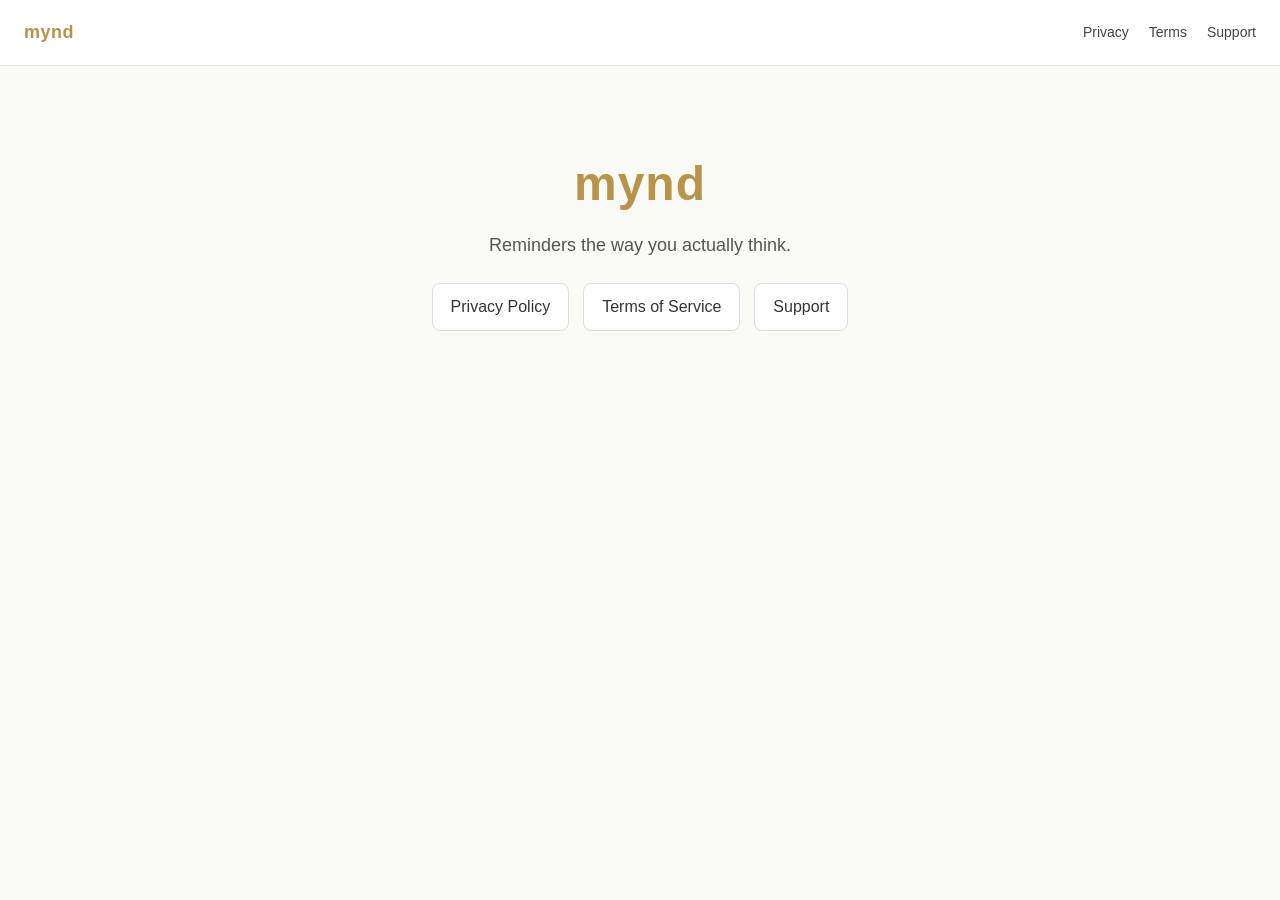
<file: index.html>
<!doctype html>
<html lang="en">
<head>
<meta charset="utf-8">
<meta name="viewport" content="width=device-width,initial-scale=1">
<title>mynd</title>
<link rel="stylesheet" href="style.css">
</head>
<body>
<header>
  <a class="brand" href="index.html">mynd</a>
  <a href="privacy.html">Privacy</a>
  <a href="terms.html">Terms</a>
  <a href="support.html">Support</a>
</header>
<section class="hero">
  <h1>mynd</h1>
  <p>Reminders the way you actually think.</p>
  <div class="links">
    <a href="privacy.html">Privacy Policy</a>
    <a href="terms.html">Terms of Service</a>
    <a href="support.html">Support</a>
  </div>
</section>
</body>
</html>
</file>
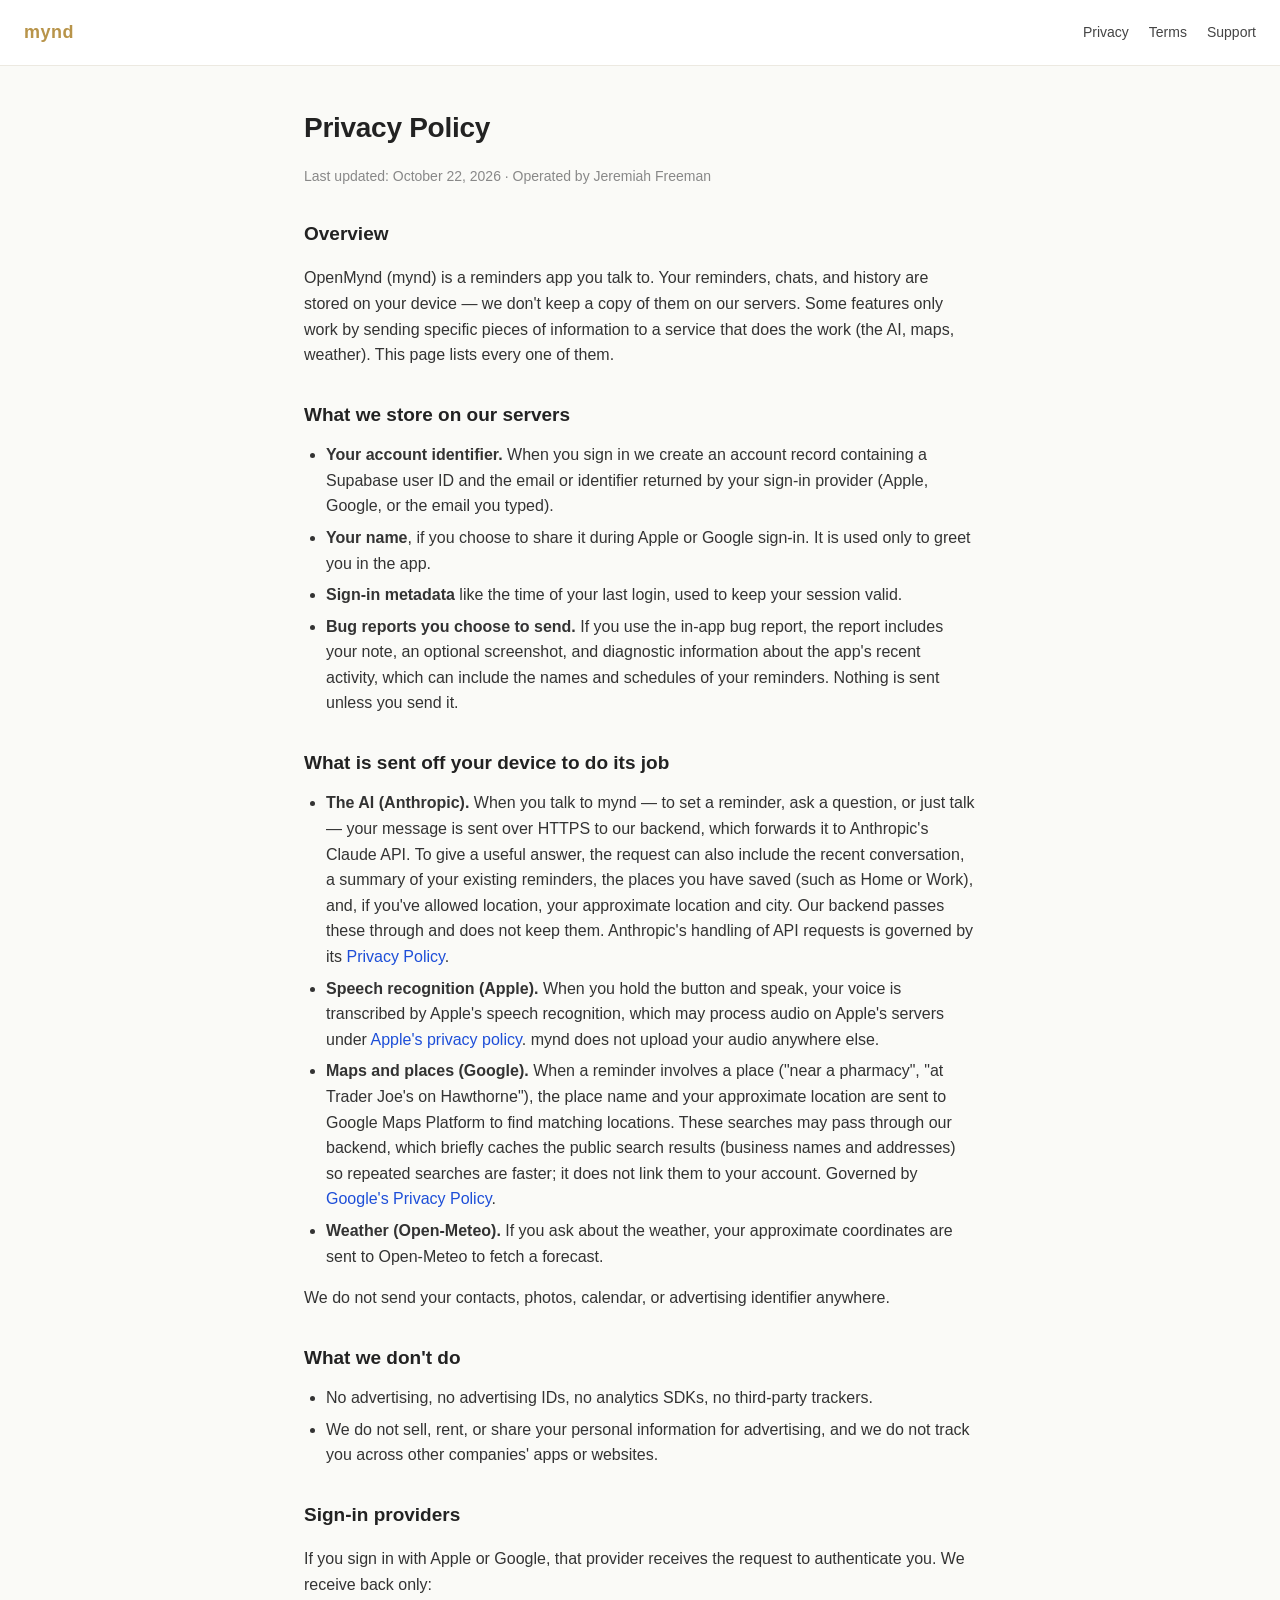
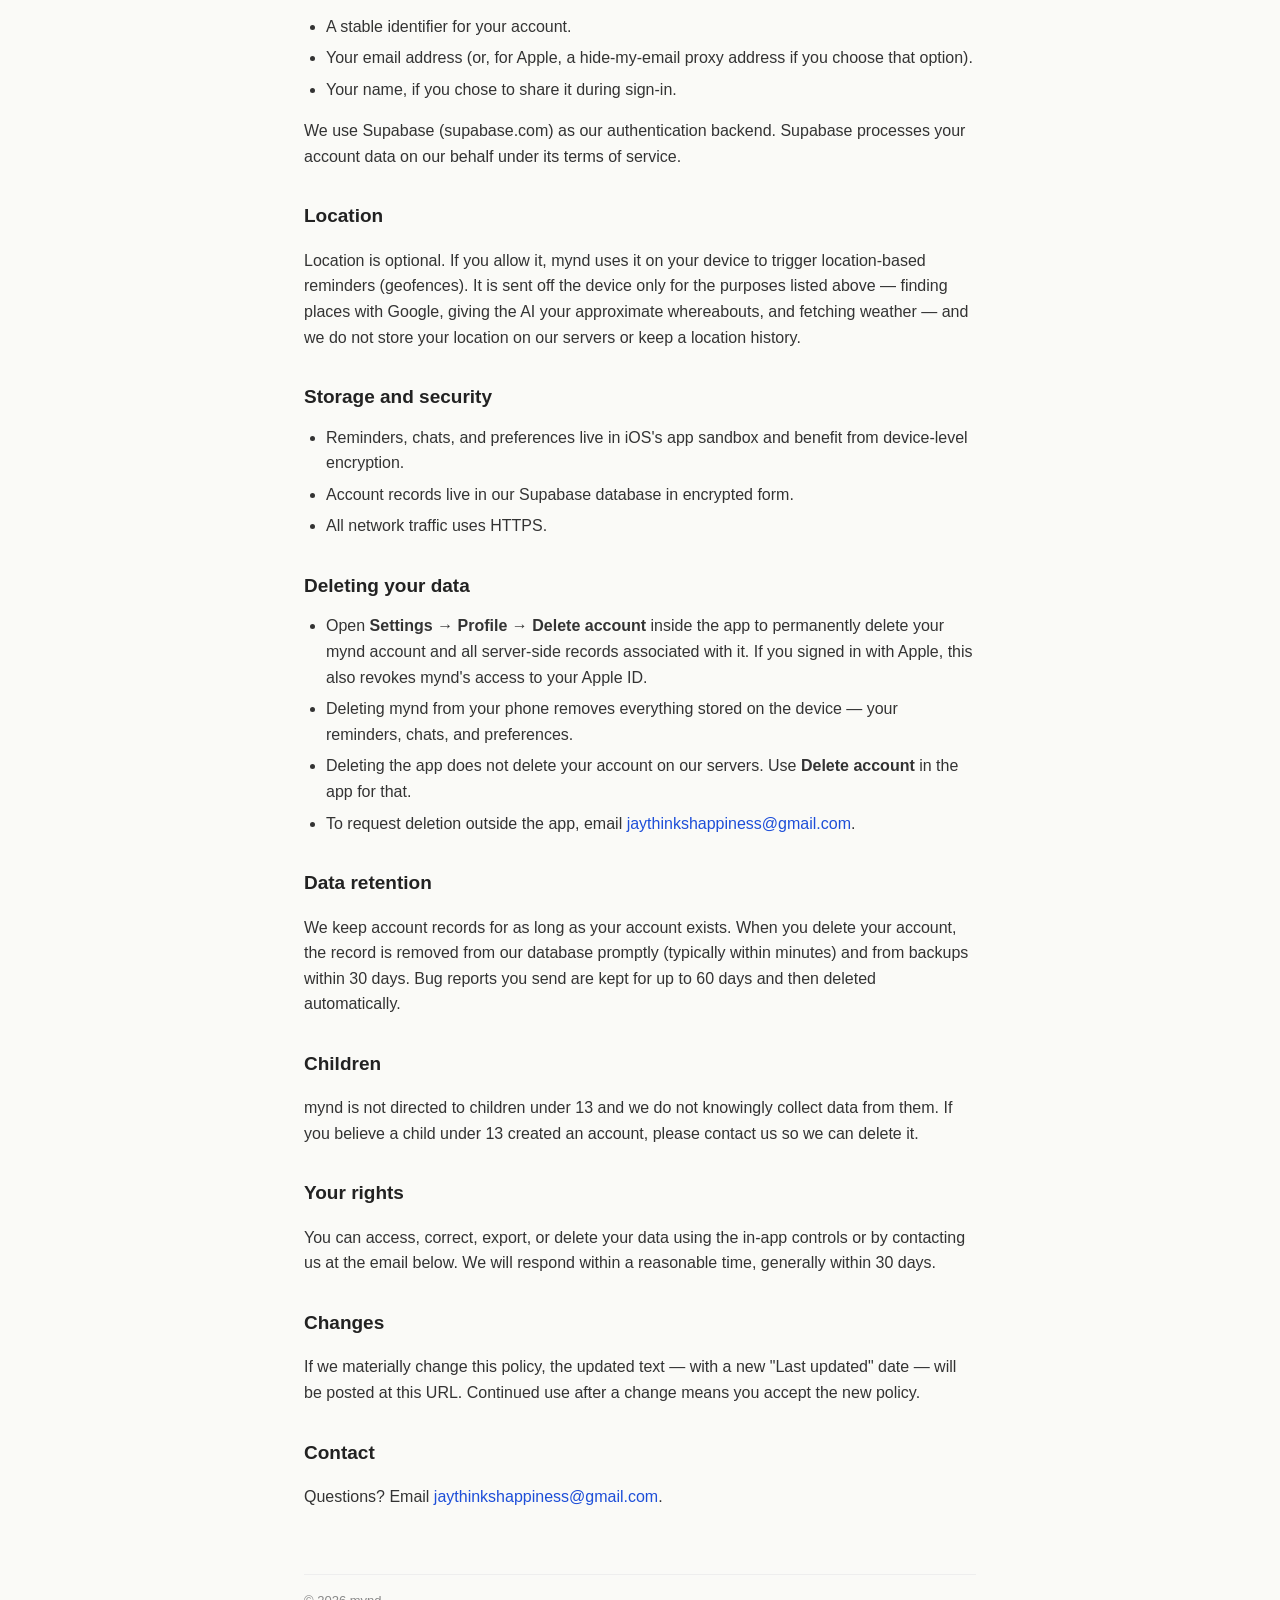
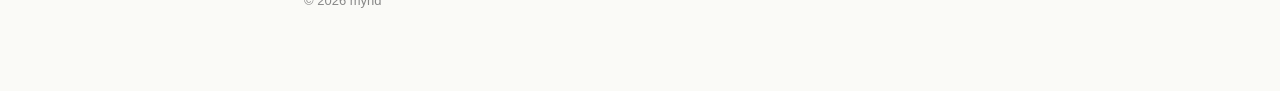
<file: privacy.html>
<!doctype html>
<html lang="en">
<head>
<meta charset="utf-8">
<meta name="viewport" content="width=device-width,initial-scale=1">
<title>Privacy Policy — mynd</title>
<link rel="stylesheet" href="style.css">
</head>
<body>
<header>
  <a class="brand" href="index.html">mynd</a>
  <a href="privacy.html">Privacy</a>
  <a href="terms.html">Terms</a>
  <a href="support.html">Support</a>
</header>
<main class="wrap">

<h1>Privacy Policy</h1>
<p class="meta">Last updated: October 22, 2026 · Operated by Jeremiah Freeman</p>

<h2>Overview</h2>
<p>OpenMynd (mynd) is a reminders app you talk to. Your reminders, chats, and history are stored on your device — we don't keep a copy of them on our servers. Some features only work by sending specific pieces of information to a service that does the work (the AI, maps, weather). This page lists every one of them.</p>

<h2>What we store on our servers</h2>
<ul>
  <li><strong>Your account identifier.</strong> When you sign in we create an account record containing a Supabase user ID and the email or identifier returned by your sign-in provider (Apple, Google, or the email you typed).</li>
  <li><strong>Your name</strong>, if you choose to share it during Apple or Google sign-in. It is used only to greet you in the app.</li>
  <li><strong>Sign-in metadata</strong> like the time of your last login, used to keep your session valid.</li>
  <li><strong>Bug reports you choose to send.</strong> If you use the in-app bug report, the report includes your note, an optional screenshot, and diagnostic information about the app's recent activity, which can include the names and schedules of your reminders. Nothing is sent unless you send it.</li>
</ul>

<h2>What is sent off your device to do its job</h2>
<ul>
  <li><strong>The AI (Anthropic).</strong> When you talk to mynd — to set a reminder, ask a question, or just talk — your message is sent over HTTPS to our backend, which forwards it to Anthropic's Claude API. To give a useful answer, the request can also include the recent conversation, a summary of your existing reminders, the places you have saved (such as Home or Work), and, if you've allowed location, your approximate location and city. Our backend passes these through and does not keep them. Anthropic's handling of API requests is governed by its <a href="https://www.anthropic.com/legal/privacy">Privacy Policy</a>.</li>
  <li><strong>Speech recognition (Apple).</strong> When you hold the button and speak, your voice is transcribed by Apple's speech recognition, which may process audio on Apple's servers under <a href="https://www.apple.com/legal/privacy/">Apple's privacy policy</a>. mynd does not upload your audio anywhere else.</li>
  <li><strong>Maps and places (Google).</strong> When a reminder involves a place ("near a pharmacy", "at Trader Joe's on Hawthorne"), the place name and your approximate location are sent to Google Maps Platform to find matching locations. These searches may pass through our backend, which briefly caches the public search results (business names and addresses) so repeated searches are faster; it does not link them to your account. Governed by <a href="https://policies.google.com/privacy">Google's Privacy Policy</a>.</li>
  <li><strong>Weather (Open-Meteo).</strong> If you ask about the weather, your approximate coordinates are sent to Open-Meteo to fetch a forecast.</li>
</ul>
<p>We do not send your contacts, photos, calendar, or advertising identifier anywhere.</p>

<h2>What we don't do</h2>
<ul>
  <li>No advertising, no advertising IDs, no analytics SDKs, no third-party trackers.</li>
  <li>We do not sell, rent, or share your personal information for advertising, and we do not track you across other companies' apps or websites.</li>
</ul>

<h2>Sign-in providers</h2>
<p>If you sign in with Apple or Google, that provider receives the request to authenticate you. We receive back only:</p>
<ul>
  <li>A stable identifier for your account.</li>
  <li>Your email address (or, for Apple, a hide-my-email proxy address if you choose that option).</li>
  <li>Your name, if you chose to share it during sign-in.</li>
</ul>
<p>We use Supabase (supabase.com) as our authentication backend. Supabase processes your account data on our behalf under its terms of service.</p>

<h2>Location</h2>
<p>Location is optional. If you allow it, mynd uses it on your device to trigger location-based reminders (geofences). It is sent off the device only for the purposes listed above — finding places with Google, giving the AI your approximate whereabouts, and fetching weather — and we do not store your location on our servers or keep a location history.</p>

<h2>Storage and security</h2>
<ul>
  <li>Reminders, chats, and preferences live in iOS's app sandbox and benefit from device-level encryption.</li>
  <li>Account records live in our Supabase database in encrypted form.</li>
  <li>All network traffic uses HTTPS.</li>
</ul>

<h2>Deleting your data</h2>
<ul>
  <li>Open <strong>Settings → Profile → Delete account</strong> inside the app to permanently delete your mynd account and all server-side records associated with it. If you signed in with Apple, this also revokes mynd's access to your Apple ID.</li>
  <li>Deleting mynd from your phone removes everything stored on the device — your reminders, chats, and preferences.</li>
  <li>Deleting the app does not delete your account on our servers. Use <strong>Delete account</strong> in the app for that.</li>
  <li>To request deletion outside the app, email <a href="mailto:jaythinkshappiness@gmail.com">jaythinkshappiness@gmail.com</a>.</li>
</ul>

<h2>Data retention</h2>
<p>We keep account records for as long as your account exists. When you delete your account, the record is removed from our database promptly (typically within minutes) and from backups within 30 days. Bug reports you send are kept for up to 60 days and then deleted automatically.</p>

<h2>Children</h2>
<p>mynd is not directed to children under 13 and we do not knowingly collect data from them. If you believe a child under 13 created an account, please contact us so we can delete it.</p>

<h2>Your rights</h2>
<p>You can access, correct, export, or delete your data using the in-app controls or by contacting us at the email below. We will respond within a reasonable time, generally within 30 days.</p>

<h2>Changes</h2>
<p>If we materially change this policy, the updated text — with a new "Last updated" date — will be posted at this URL. Continued use after a change means you accept the new policy.</p>

<h2>Contact</h2>
<p>Questions? Email <a href="mailto:jaythinkshappiness@gmail.com">jaythinkshappiness@gmail.com</a>.</p>

<footer>© 2026 mynd</footer>
</main>
</body>
</html>
</file>
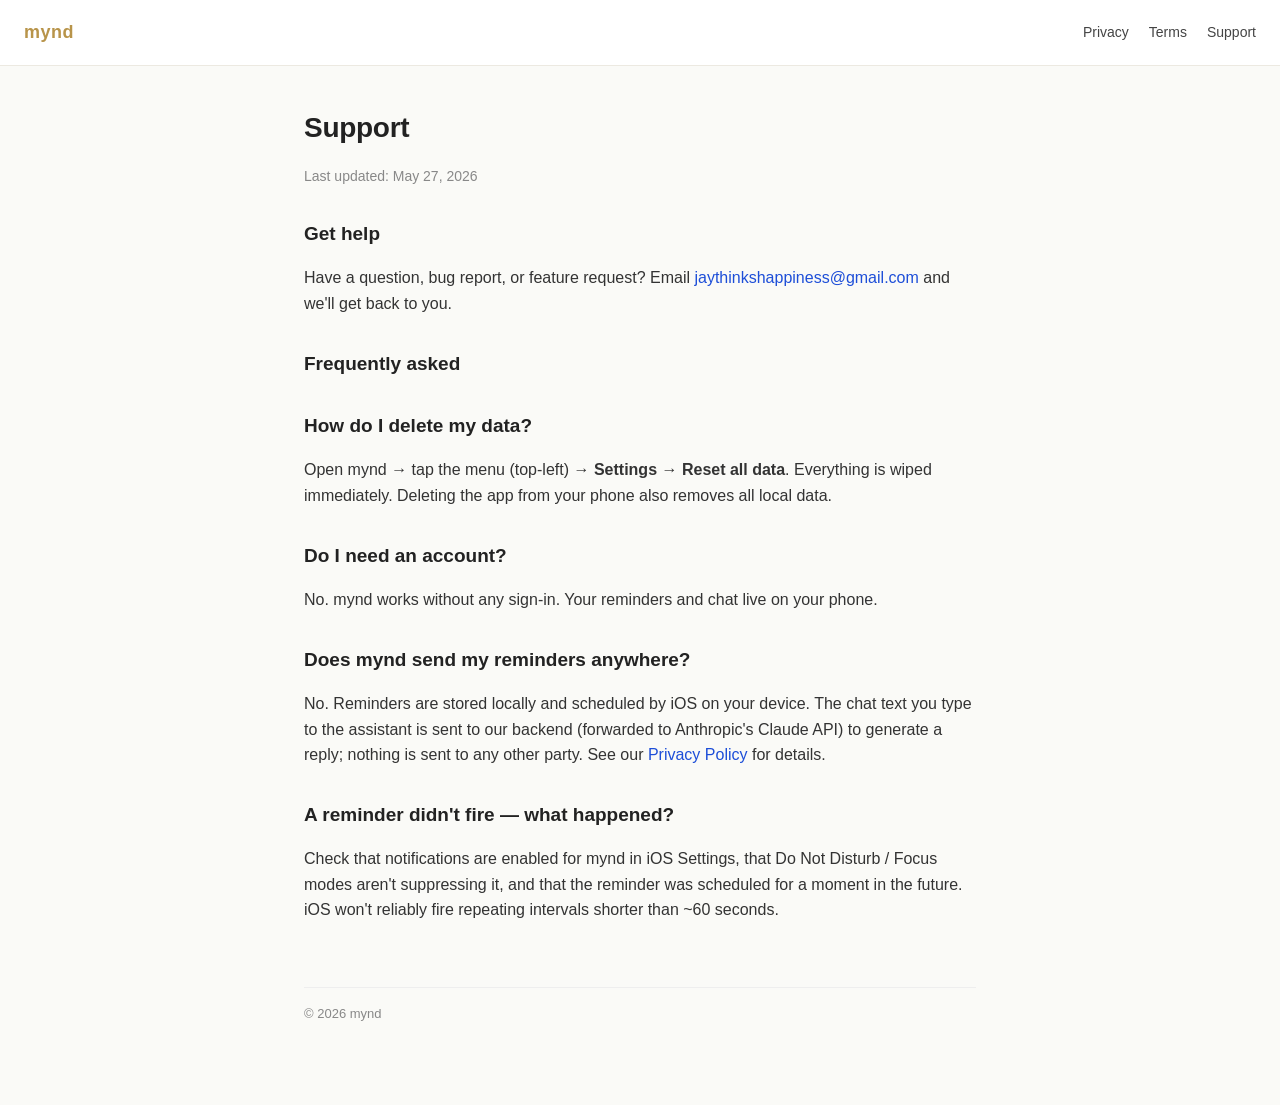
<file: support.html>
<!doctype html>
<html lang="en">
<head>
<meta charset="utf-8">
<meta name="viewport" content="width=device-width,initial-scale=1">
<title>Support — mynd</title>
<link rel="stylesheet" href="style.css">
</head>
<body>
<header>
  <a class="brand" href="index.html">mynd</a>
  <a href="privacy.html">Privacy</a>
  <a href="terms.html">Terms</a>
  <a href="support.html">Support</a>
</header>
<main class="wrap">

<h1>Support</h1>
<p class="meta">Last updated: May 27, 2026</p>

<h2>Get help</h2>
<p>Have a question, bug report, or feature request? Email <a href="mailto:jaythinkshappiness@gmail.com">jaythinkshappiness@gmail.com</a> and we'll get back to you.</p>

<h2>Frequently asked</h2>

<h2>How do I delete my data?</h2>
<p>Open mynd → tap the menu (top-left) → <strong>Settings</strong> → <strong>Reset all data</strong>. Everything is wiped immediately. Deleting the app from your phone also removes all local data.</p>

<h2>Do I need an account?</h2>
<p>No. mynd works without any sign-in. Your reminders and chat live on your phone.</p>

<h2>Does mynd send my reminders anywhere?</h2>
<p>No. Reminders are stored locally and scheduled by iOS on your device. The chat text you type to the assistant is sent to our backend (forwarded to Anthropic's Claude API) to generate a reply; nothing is sent to any other party. See our <a href="privacy.html">Privacy Policy</a> for details.</p>

<h2>A reminder didn't fire — what happened?</h2>
<p>Check that notifications are enabled for mynd in iOS Settings, that Do Not Disturb / Focus modes aren't suppressing it, and that the reminder was scheduled for a moment in the future. iOS won't reliably fire repeating intervals shorter than ~60 seconds.</p>

<footer>© 2026 mynd</footer>
</main>
</body>
</html>
</file>
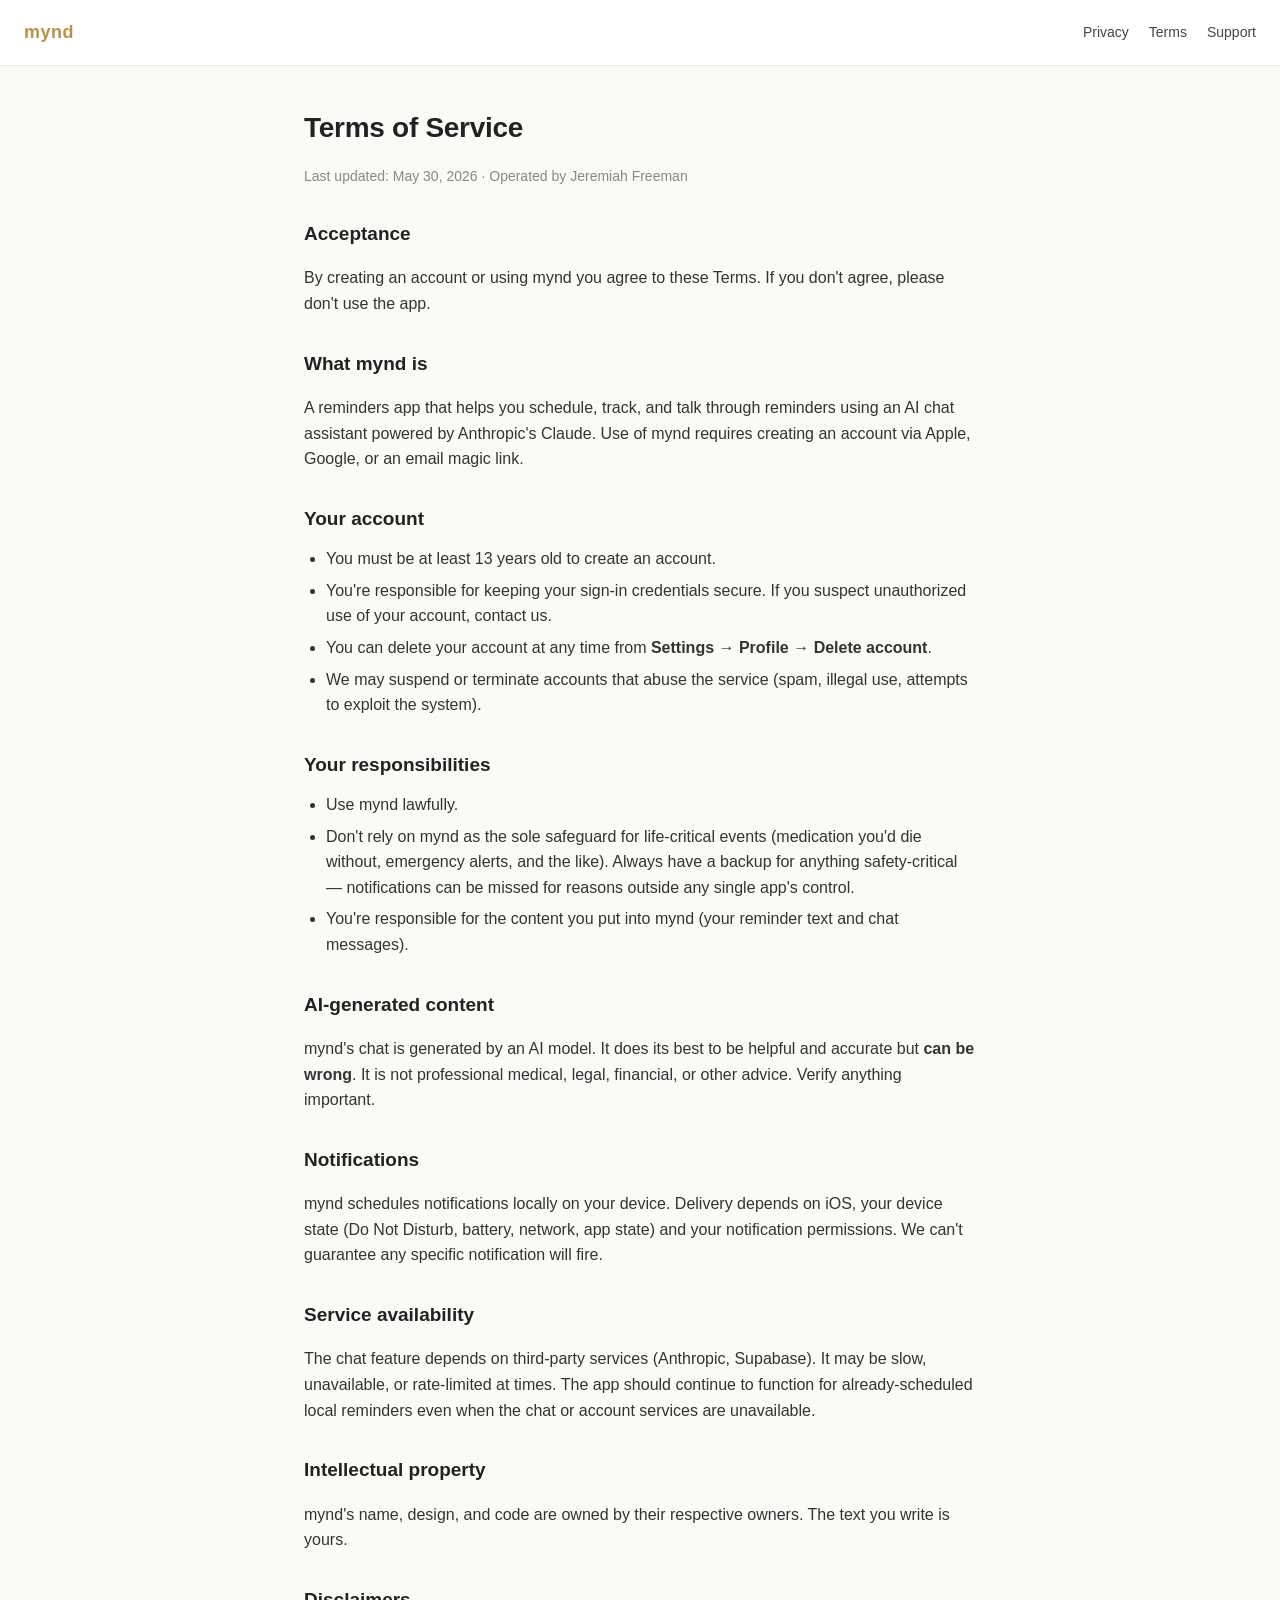
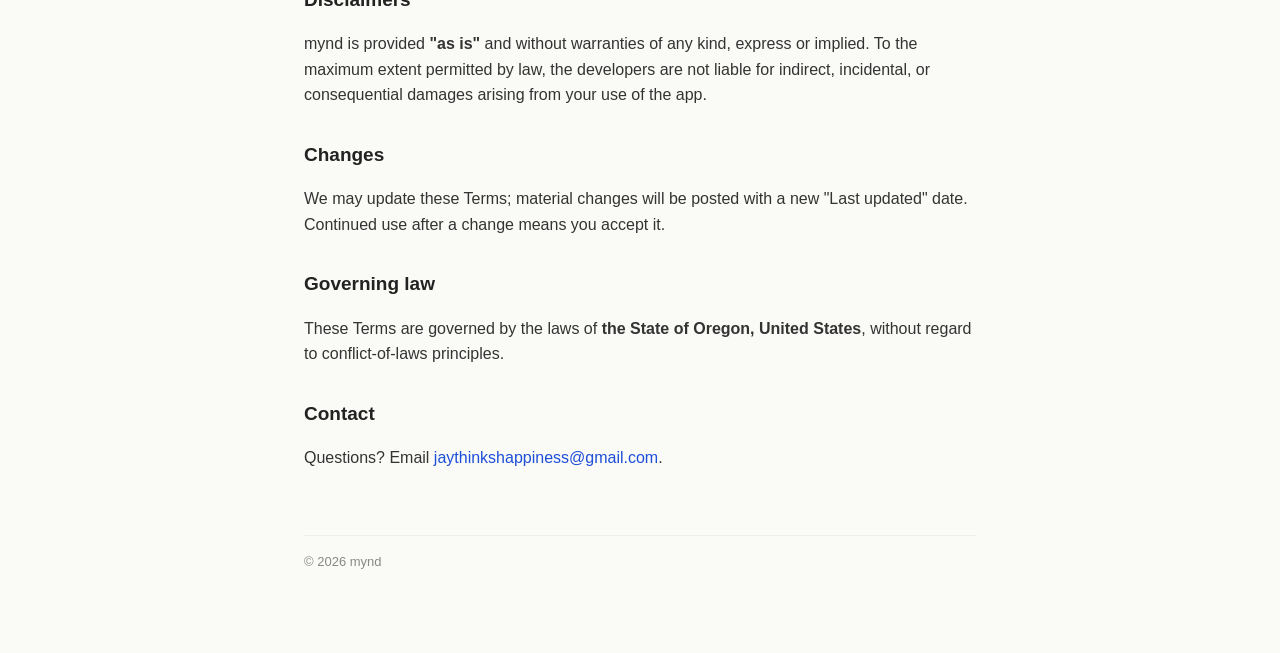
<file: terms.html>
<!doctype html>
<html lang="en">
<head>
<meta charset="utf-8">
<meta name="viewport" content="width=device-width,initial-scale=1">
<title>Terms of Service — mynd</title>
<link rel="stylesheet" href="style.css">
</head>
<body>
<header>
  <a class="brand" href="index.html">mynd</a>
  <a href="privacy.html">Privacy</a>
  <a href="terms.html">Terms</a>
  <a href="support.html">Support</a>
</header>
<main class="wrap">

<h1>Terms of Service</h1>
<p class="meta">Last updated: May 30, 2026 · Operated by Jeremiah Freeman</p>

<h2>Acceptance</h2>
<p>By creating an account or using mynd you agree to these Terms. If you don't agree, please don't use the app.</p>

<h2>What mynd is</h2>
<p>A reminders app that helps you schedule, track, and talk through reminders using an AI chat assistant powered by Anthropic's Claude. Use of mynd requires creating an account via Apple, Google, or an email magic link.</p>

<h2>Your account</h2>
<ul>
  <li>You must be at least 13 years old to create an account.</li>
  <li>You're responsible for keeping your sign-in credentials secure. If you suspect unauthorized use of your account, contact us.</li>
  <li>You can delete your account at any time from <strong>Settings → Profile → Delete account</strong>.</li>
  <li>We may suspend or terminate accounts that abuse the service (spam, illegal use, attempts to exploit the system).</li>
</ul>

<h2>Your responsibilities</h2>
<ul>
  <li>Use mynd lawfully.</li>
  <li>Don't rely on mynd as the sole safeguard for life-critical events (medication you'd die without, emergency alerts, and the like). Always have a backup for anything safety-critical — notifications can be missed for reasons outside any single app's control.</li>
  <li>You're responsible for the content you put into mynd (your reminder text and chat messages).</li>
</ul>

<h2>AI-generated content</h2>
<p>mynd's chat is generated by an AI model. It does its best to be helpful and accurate but <strong>can be wrong</strong>. It is not professional medical, legal, financial, or other advice. Verify anything important.</p>

<h2>Notifications</h2>
<p>mynd schedules notifications locally on your device. Delivery depends on iOS, your device state (Do Not Disturb, battery, network, app state) and your notification permissions. We can't guarantee any specific notification will fire.</p>

<h2>Service availability</h2>
<p>The chat feature depends on third-party services (Anthropic, Supabase). It may be slow, unavailable, or rate-limited at times. The app should continue to function for already-scheduled local reminders even when the chat or account services are unavailable.</p>

<h2>Intellectual property</h2>
<p>mynd's name, design, and code are owned by their respective owners. The text you write is yours.</p>

<h2>Disclaimers</h2>
<p>mynd is provided <strong>"as is"</strong> and without warranties of any kind, express or implied. To the maximum extent permitted by law, the developers are not liable for indirect, incidental, or consequential damages arising from your use of the app.</p>

<h2>Changes</h2>
<p>We may update these Terms; material changes will be posted with a new "Last updated" date. Continued use after a change means you accept it.</p>

<h2>Governing law</h2>
<p>These Terms are governed by the laws of <strong>the State of Oregon, United States</strong>, without regard to conflict-of-laws principles.</p>

<h2>Contact</h2>
<p>Questions? Email <a href="mailto:jaythinkshappiness@gmail.com">jaythinkshappiness@gmail.com</a>.</p>

<footer>© 2026 mynd</footer>
</main>
</body>
</html>
</file>
<file: style.css>
*,*::before,*::after{box-sizing:border-box}
body{font:16px/1.6 -apple-system,BlinkMacSystemFont,"Segoe UI",Roboto,sans-serif;color:#222;background:#fafaf7;margin:0;padding:0}
.wrap{max-width:720px;margin:0 auto;padding:40px 24px 80px}
h1{font-weight:600;letter-spacing:-.01em;margin:0 0 6px;font-size:28px}
h2{margin:32px 0 12px;font-weight:600;font-size:19px}
p,li{color:#333}
ul{padding-left:22px;margin:8px 0 16px}
li{margin-bottom:6px}
a{color:#1d4ed8;text-decoration:none}
a:hover{text-decoration:underline}
.meta{color:#888;font-size:14px;margin-bottom:24px}
header{display:flex;align-items:center;gap:20px;padding:18px 24px;border-bottom:1px solid #ece9e1;background:#fff}
header a{color:#444;font-size:14px;font-weight:500}
header a.brand{color:#b8944a;font-size:18px;font-weight:600;letter-spacing:.5px;margin-right:auto}
footer{margin-top:64px;color:#888;font-size:13px;border-top:1px solid #eee;padding-top:16px}
.hero{padding:80px 24px 40px;text-align:center}
.hero h1{font-size:48px;color:#b8944a;letter-spacing:1px;margin-bottom:8px}
.hero p{font-size:18px;color:#555;max-width:520px;margin:0 auto 24px}
.links{display:flex;gap:14px;justify-content:center;flex-wrap:wrap}
.links a{padding:10px 18px;border:1px solid #ddd;border-radius:8px;color:#333;background:#fff}
.links a:hover{border-color:#b8944a;color:#b8944a;text-decoration:none}
</file>
